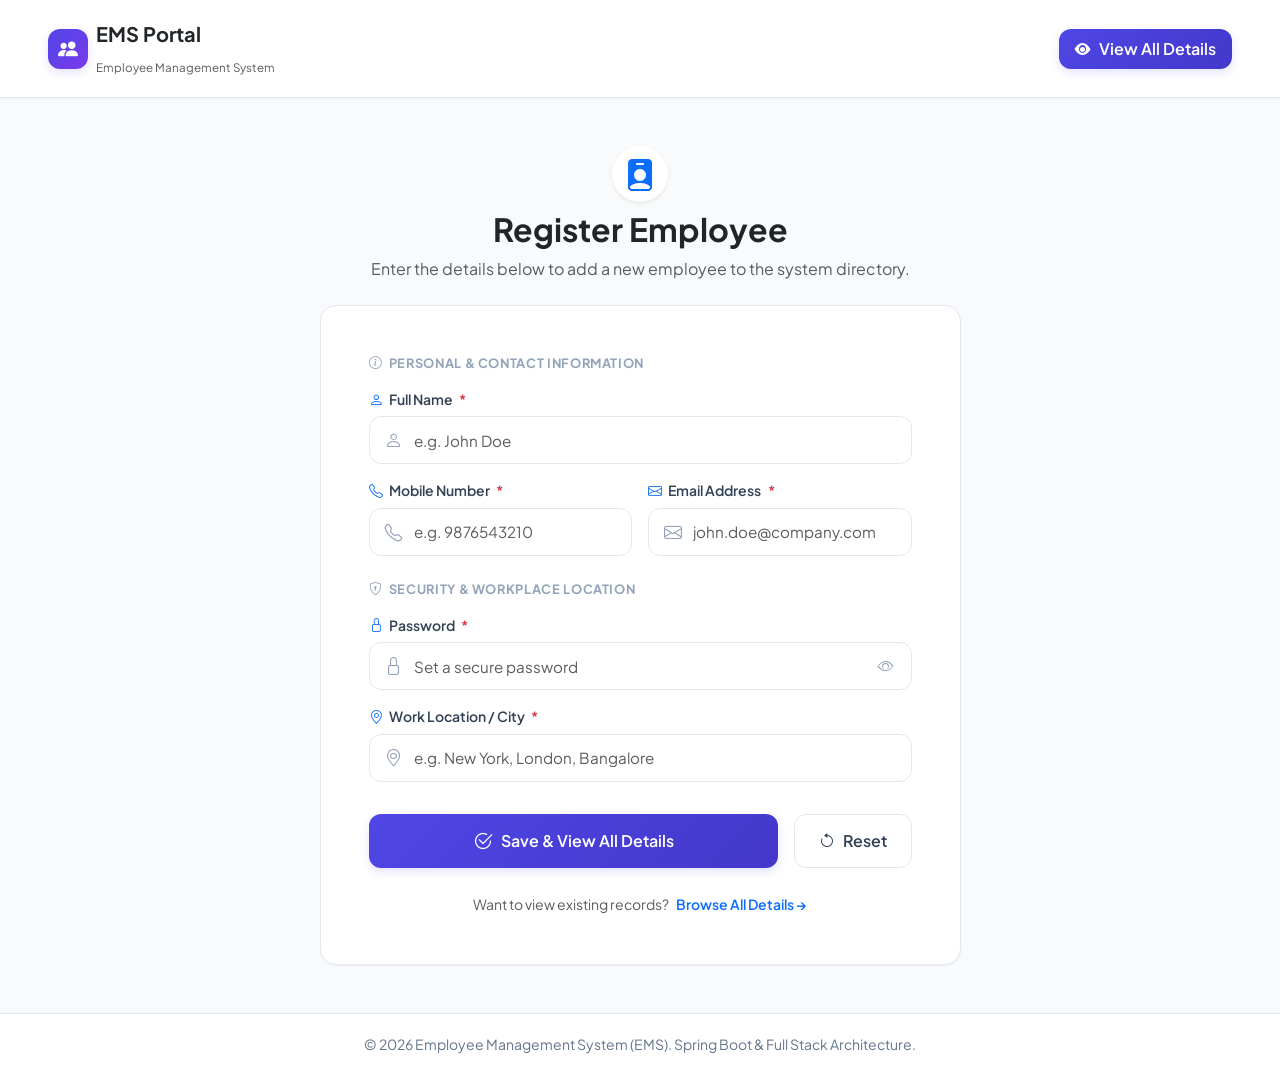
<file: employ/src/main/resources/static/index.html>
<!DOCTYPE html>
<html lang="en">

<head>
    <meta charset="UTF-8">
    <meta name="viewport" content="width=device-width, initial-scale=1.0">
    <title>Employee Management System | Add New Employee</title>
    <!-- Google Fonts -->
    <link rel="preconnect" href="https://fonts.googleapis.com">
    <link rel="preconnect" href="https://fonts.gstatic.com" crossorigin>
    <link href="https://fonts.googleapis.com/css2?family=Plus+Jakarta+Sans:wght@400;500;600;700;800&display=swap"
        rel="stylesheet">
    <!-- Bootstrap 5 CSS -->
    <link href="https://cdn.jsdelivr.net/npm/bootstrap@5.3.3/dist/css/bootstrap.min.css" rel="stylesheet">
    <!-- Bootstrap Icons -->
    <link rel="stylesheet" href="https://cdn.jsdelivr.net/npm/bootstrap-icons@1.11.3/font/bootstrap-icons.min.css">
    <!-- Custom CSS -->
    <link rel="stylesheet" href="css/styles.css">
</head>

<body>

    <!-- Header Navigation -->
    <nav class="navbar navbar-expand-lg navbar-custom sticky-top">
        <div class="container-fluid px-lg-4">
            <a class="navbar-brand d-flex align-items-center gap-2" href="index.html">
                <div class="brand-badge">
                    <i class="bi bi-people-fill"></i>
                </div>
                <div>
                    <div class="fw-bold fs-5 text-dark leading-none">EMS Portal</div>
                    <small class="text-muted" style="font-size: 0.725rem;"> Employee Management System</small>
                </div>
            </a>

            <button class="navbar-toggler" type="button" data-bs-toggle="collapse" data-bs-target="#navContent">
                <span class="navbar-toggler-icon"></span>
            </button>

            <div class="collapse navbar-collapse" id="navContent">
                <ul class="navbar-nav ms-auto align-items-lg-center gap-2 mt-3 mt-lg-0">
                    <!-- <li class="nav-item">
                        <a class="nav-link-custom active" href="index.html">
                            <i class="bi bi-person-plus-fill"></i> Add Employee
                        </a>
                    </li> -->
                    <li class="nav-item ms-lg-2">
                        <a href="employees.html" class="btn btn-primary-custom py-2 px-3">
                            <i class="bi bi-eye-fill"></i> View All Details
                        </a>
                    </li>
                </ul>
            </div>
        </div>
    </nav>

    <!-- Main Content Area -->
    <main class="container py-5">
        <div class="row justify-content-center">
            <div class="col-12 col-md-10 col-lg-8 col-xl-7">

                <!-- Page Header Title -->
                <div class="text-center mb-4">
                    <div class="d-inline-flex align-items-center justify-content-center p-2 rounded-circle bg-white shadow-sm mb-2"
                        style="width: 56px; height: 56px;">
                        <i class="bi bi-person-badge-fill text-primary fs-2"></i>
                    </div>
                    <h2 class="fw-bold text-dark">Register Employee</h2>
                    <p class="text-muted">Enter the details below to add a new employee to the system directory.</p>
                </div>

                <!-- Registration Card -->
                <div class="app-card p-4 p-md-5">
                    <form id="addEmployeeForm" novalidate>

                        <div class="form-section-title">
                            <i class="bi bi-info-circle me-1"></i> Personal & Contact Information
                        </div>

                        <!-- Full Name -->
                        <div class="mb-3">
                            <label for="name" class="custom-form-label">
                                <i class="bi bi-person text-primary"></i> Full Name <span class="text-danger">*</span>
                            </label>
                            <div class="custom-input-group">
                                <i class="bi bi-person input-icon"></i>
                                <input type="text" class="form-control form-control-custom" id="name" name="name"
                                    placeholder="e.g. John Doe" required minlength="2">
                            </div>
                            <div class="invalid-feedback">Please enter a valid full name (minimum 2 characters).</div>
                        </div>

                        <!-- Grid: Mobile & Email -->
                        <div class="row g-3 mb-3">
                            <!-- Mobile Number -->
                            <div class="col-md-6">
                                <label for="mobile" class="custom-form-label">
                                    <i class="bi bi-telephone text-primary"></i> Mobile Number <span
                                        class="text-danger">*</span>
                                </label>
                                <div class="custom-input-group">
                                    <i class="bi bi-telephone input-icon"></i>
                                    <input type="tel" class="form-control form-control-custom" id="mobile" name="mobile"
                                        placeholder="e.g. 9876543210" required pattern="[0-9]{10}">
                                </div>
                                <div class="invalid-feedback">Please enter a valid 10-digit mobile number.</div>
                            </div>

                            <!-- Email Address -->
                            <div class="col-md-6">
                                <label for="email" class="custom-form-label">
                                    <i class="bi bi-envelope text-primary"></i> Email Address <span
                                        class="text-danger">*</span>
                                </label>
                                <div class="custom-input-group">
                                    <i class="bi bi-envelope input-icon"></i>
                                    <input type="email" class="form-control form-control-custom" id="email" name="email"
                                        placeholder="john.doe@company.com" required>
                                </div>
                                <div class="invalid-feedback">Please enter a valid corporate email.</div>
                            </div>
                        </div>

                        <div class="form-section-title mt-4">
                            <i class="bi bi-shield-lock me-1"></i> Security & Workplace Location
                        </div>

                        <!-- Password -->
                        <div class="mb-3">
                            <label for="password" class="custom-form-label">
                                <i class="bi bi-lock text-primary"></i> Password <span class="text-danger">*</span>
                            </label>
                            <div class="custom-input-group">
                                <i class="bi bi-lock input-icon"></i>
                                <input type="password" class="form-control form-control-custom" id="password"
                                    name="password" placeholder="Set a secure password" required minlength="4">
                                <button type="button" class="password-toggle-btn" id="togglePasswordBtn"
                                    title="Toggle password visibility">
                                    <i class="bi bi-eye" id="togglePasswordIcon"></i>
                                </button>
                            </div>
                            <div class="invalid-feedback">Password is required (minimum 4 characters).</div>
                        </div>

                        <!-- Location / Office -->
                        <div class="mb-4">
                            <label for="location" class="custom-form-label">
                                <i class="bi bi-geo-alt text-primary"></i> Work Location / City <span
                                    class="text-danger">*</span>
                            </label>
                            <div class="custom-input-group">
                                <i class="bi bi-geo-alt input-icon"></i>
                                <input type="text" class="form-control form-control-custom" id="location"
                                    name="location" placeholder="e.g. New York, London, Bangalore" required>
                            </div>
                            <div class="invalid-feedback">Please specify the work location or branch.</div>
                        </div>

                        <!-- Form Actions -->
                        <div class="d-flex flex-column flex-sm-row gap-3 pt-2">
                            <button type="submit" id="submitBtn" class="btn btn-primary-custom flex-grow-1">
                                <i class="bi bi-check2-circle fs-5"></i>
                                <span id="btnText">Save & View All Details</span>
                                <div id="btnSpinner" class="spinner-border spinner-border-sm d-none" role="status">
                                    <span class="visually-hidden">Loading...</span>
                                </div>
                            </button>
                            <button type="reset" class="btn btn-secondary-custom">
                                <i class="bi bi-arrow-counterclockwise"></i> Reset
                            </button>
                        </div>

                        <!-- Bottom Link -->
                        <div class="text-center mt-4">
                            <span class="text-muted small">Want to view existing records?</span>
                            <a href="employees.html" class="fw-semibold text-primary ms-1 small text-decoration-none">
                                Browse All Details &rarr;
                            </a>
                        </div>
                    </form>
                </div>

            </div>
        </div>
    </main>

    <!-- Footer -->
    <footer>
        <div class="container text-center">
            <p class="mb-0">&copy; 2026 Employee Management System (EMS). Spring Boot & Full Stack Architecture.</p>
        </div>
    </footer>

    <!-- Bootstrap 5 JS Bundle -->
    <script src="https://cdn.jsdelivr.net/npm/bootstrap@5.3.3/dist/js/bootstrap.bundle.min.js"></script>
    <!-- API and Helpers -->
    <script src="js/api.js"></script>

    <script>
        // Password Visibility Toggle
        const togglePasswordBtn = document.getElementById('togglePasswordBtn');
        const passwordInput = document.getElementById('password');
        const togglePasswordIcon = document.getElementById('togglePasswordIcon');

        togglePasswordBtn.addEventListener('click', () => {
            const isPassword = passwordInput.getAttribute('type') === 'password';
            passwordInput.setAttribute('type', isPassword ? 'text' : 'password');
            togglePasswordIcon.className = isPassword ? 'bi bi-eye-slash' : 'bi bi-eye';
        });

        // Form Submission Logic
        const form = document.getElementById('addEmployeeForm');
        const submitBtn = document.getElementById('submitBtn');
        const btnText = document.getElementById('btnText');
        const btnSpinner = document.getElementById('btnSpinner');

        form.addEventListener('submit', async (e) => {
            e.preventDefault();

            // Validate Bootstrap Form
            if (!form.checkValidity()) {
                e.stopPropagation();
                form.classList.add('was-validated');
                Toast.show('Please fill in all required fields accurately.', 'warning');
                return;
            }

            const employeeData = {
                name: document.getElementById('name').value.trim(),
                mobile: parseInt(document.getElementById('mobile').value.trim(), 10),
                email: document.getElementById('email').value.trim(),
                password: document.getElementById('password').value,
                location: document.getElementById('location').value.trim()
            };

            // Loading state
            submitBtn.disabled = true;
            btnText.textContent = 'Saving details...';
            btnSpinner.classList.remove('d-none');

            try {
                const savedEmployee = await EmployeeAPI.add(employeeData);
                Toast.show(`Employee "${savedEmployee.name || employeeData.name}" added successfully! Redirecting...`, 'success', 2000);

                // Form reset
                form.reset();
                form.classList.remove('was-validated');

                // Redirect to All Details Page
                setTimeout(() => {
                    window.location.href = 'employees.html';
                }, 1200);

            } catch (err) {
                console.error(err);
                Toast.show(err.message || 'Error occurred while saving employee.', 'danger');
                submitBtn.disabled = false;
                btnText.textContent = 'Save & View All Details';
                btnSpinner.classList.add('d-none');
            }
        });
    </script>
</body>

</html>
</file>
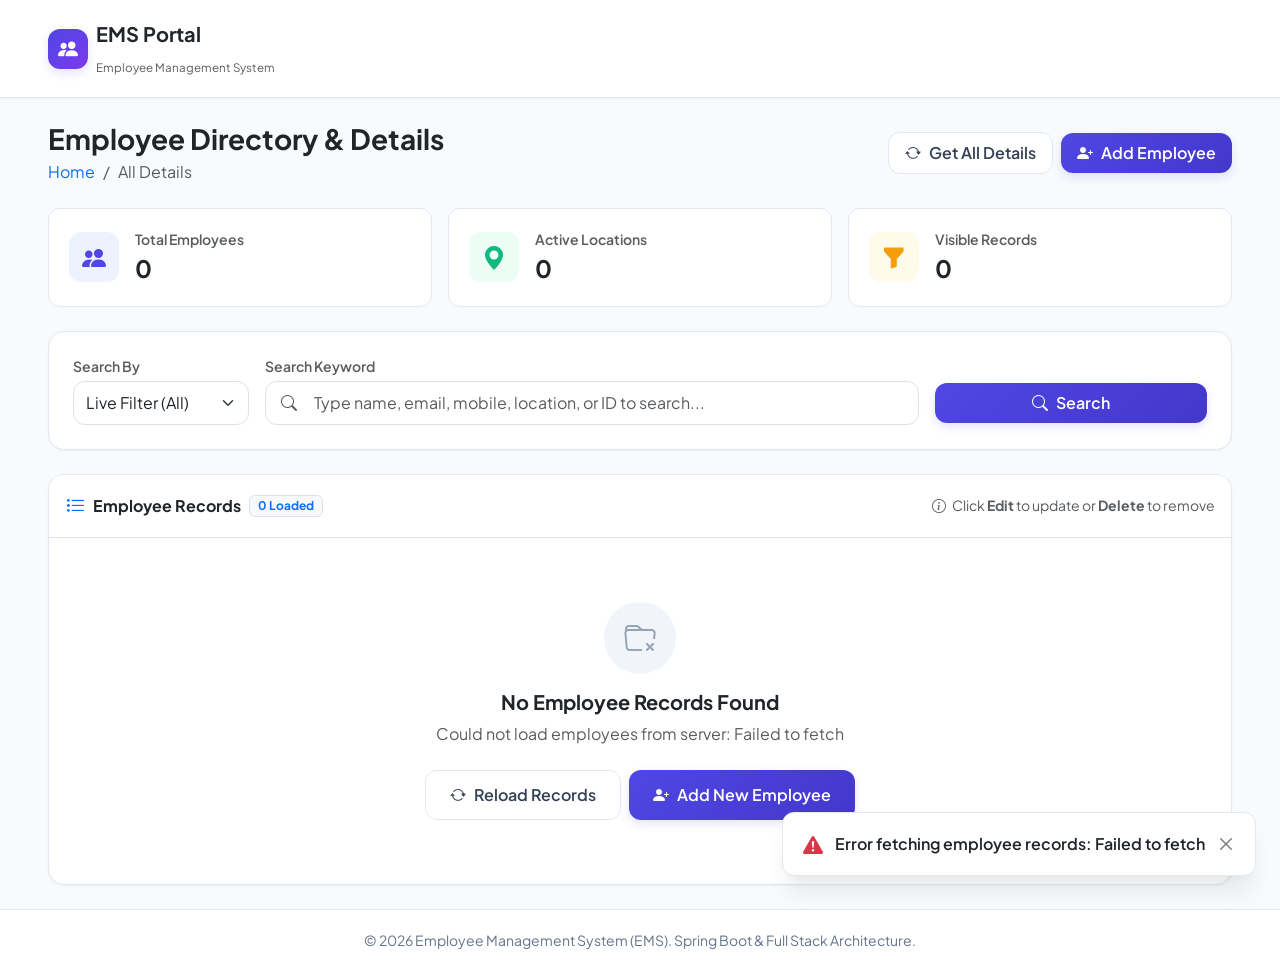
<file: employ/src/main/resources/static/employees.html>
<!DOCTYPE html>
<html lang="en">

<head>
    <meta charset="UTF-8">
    <meta name="viewport" content="width=device-width, initial-scale=1.0">
    <title>Employee Management System | All Employee Details</title>
    <!-- Google Fonts -->
    <link rel="preconnect" href="https://fonts.googleapis.com">
    <link rel="preconnect" href="https://fonts.gstatic.com" crossorigin>
    <link href="https://fonts.googleapis.com/css2?family=Plus+Jakarta+Sans:wght@400;500;600;700;800&display=swap"
        rel="stylesheet">
    <!-- Bootstrap 5 CSS -->
    <link href="https://cdn.jsdelivr.net/npm/bootstrap@5.3.3/dist/css/bootstrap.min.css" rel="stylesheet">
    <!-- Bootstrap Icons -->
    <link rel="stylesheet" href="https://cdn.jsdelivr.net/npm/bootstrap-icons@1.11.3/font/bootstrap-icons.min.css">
    <!-- Custom CSS -->
    <link rel="stylesheet" href="css/styles.css">
</head>

<body>

    <!-- Header Navigation -->
    <nav class="navbar navbar-expand-lg navbar-custom sticky-top">
        <div class="container-fluid px-lg-4">
            <div class="navbar-brand d-flex align-items-center gap-2" style="cursor: default;">
                <div class="brand-badge">
                    <i class="bi bi-people-fill"></i>
                </div>
                <div>
                    <div class="fw-bold fs-5 text-dark leading-none">EMS Portal</div>
                    <small class="text-muted" style="font-size: 0.725rem;">Employee Management System</small>
                </div>
            </div>

            <button class="navbar-toggler" type="button" data-bs-toggle="collapse" data-bs-target="#navContent">
                <span class="navbar-toggler-icon"></span>
            </button>

            <div class="collapse navbar-collapse" id="navContent">
                <ul class="navbar-nav ms-auto align-items-lg-center gap-2 mt-3 mt-lg-0">
                    <!-- <li class="nav-item">
                        <a class="nav-link-custom" href="index.html">
                            <i class="bi bi-person-plus-fill"></i> Add Employee
                        </a>
                    </li> -->
                    <!-- <li class="nav-item">
                        <a class="nav-link-custom active" href="employees.html">
                            <i class="bi bi-table"></i> Employee Directory
                        </a>
                    </li> -->
                </ul>
            </div>
        </div>
    </nav>

    <!-- Main Content -->
    <main class="container-fluid px-lg-5 py-4">

        <!-- Top Title & Breadcrumbs -->
        <div class="d-flex flex-column flex-md-row justify-content-between align-items-md-center gap-3 mb-4">
            <div>
                <h3 class="fw-bold text-dark mb-1">Employee Directory & Details</h3>
                <nav aria-label="breadcrumb">
                    <ol class="breadcrumb mb-0 small">
                        <li class="breadcrumb-item"><a href="index.html" class="text-decoration-none">Home</a></li>
                        <li class="breadcrumb-item active" aria-current="page">All Details</li>
                    </ol>
                </nav>
            </div>

            <div class="d-flex align-items-center gap-2">
                <!-- Functionality 4: Get All Details Button -->
                <button id="getAllBtn" class="btn btn-secondary-custom py-2 px-3"
                    title="Reload all records from server">
                    <i class="bi bi-arrow-repeat" id="refreshIcon"></i>
                    <span>Get All Details</span>
                </button>
                <a href="index.html" class="btn btn-primary-custom py-2 px-3">
                    <i class="bi bi-person-plus-fill"></i> Add Employee
                </a>
            </div>
        </div>

        <!-- Metrics Row -->
        <div class="row g-3 mb-4">
            <div class="col-12 col-sm-6 col-lg-4">
                <div class="stat-card">
                    <div class="stat-icon primary">
                        <i class="bi bi-people-fill"></i>
                    </div>
                    <div>
                        <div class="text-muted small fw-semibold">Total Employees</div>
                        <div class="fs-4 fw-bold text-dark" id="totalEmployeesCount">0</div>
                    </div>
                </div>
            </div>
            <div class="col-12 col-sm-6 col-lg-4">
                <div class="stat-card">
                    <div class="stat-icon success">
                        <i class="bi bi-geo-alt-fill"></i>
                    </div>
                    <div>
                        <div class="text-muted small fw-semibold">Active Locations</div>
                        <div class="fs-4 fw-bold text-dark" id="totalLocationsCount">0</div>
                    </div>
                </div>
            </div>
            <div class="col-12 col-sm-12 col-lg-4">
                <div class="stat-card">
                    <div class="stat-icon warning">
                        <i class="bi bi-funnel-fill"></i>
                    </div>
                    <div>
                        <div class="text-muted small fw-semibold">Visible Records</div>
                        <div class="fs-4 fw-bold text-dark" id="visibleRecordsCount">0</div>
                    </div>
                </div>
            </div>
        </div>

        <!-- Functionality 2: Search & Filter Toolbar -->
        <div class="app-card p-3 p-md-4 mb-4">
            <div class="row g-3 align-items-center">
                <!-- Search Type Dropdown -->
                <div class="col-12 col-md-3 col-lg-2">
                    <label class="small text-muted fw-semibold mb-1 d-block">Search By</label>
                    <select id="searchType" class="form-select" style="height: 44px; border-radius: var(--radius-md);">
                        <option value="live">Live Filter (All)</option>
                        <option value="id">Employee ID</option>
                        <option value="name">Employee Name</option>
                    </select>
                </div>

                <!-- Search Input Field -->
                <div class="col-12 col-md-6 col-lg-7">
                    <label class="small text-muted fw-semibold mb-1 d-block">Search Keyword</label>
                    <div class="position-relative">
                        <i class="bi bi-search position-absolute top-50 start-0 translate-middle-y ms-3 text-muted"></i>
                        <input type="text" id="searchInput" class="form-control ps-5 pe-5"
                            style="height: 44px; border-radius: var(--radius-md);"
                            placeholder="Type name, email, mobile, location, or ID to search...">
                        <button type="button" id="clearSearchBtn"
                            class="btn btn-link position-absolute top-50 end-0 translate-middle-y me-2 text-muted p-0 text-decoration-none d-none"
                            title="Clear Search">
                            <i class="bi bi-x-circle-fill fs-5"></i>
                        </button>
                    </div>
                </div>

                <!-- Search Actions -->
                <div class="col-12 col-md-3 col-lg-3 d-flex gap-2 align-items-end" style="height: 100%;">
                    <div class="w-100">
                        <label class="small text-muted fw-semibold mb-1 d-block d-none d-md-block">&nbsp;</label>
                        <button type="button" id="executeSearchBtn" class="btn btn-primary-custom w-100 py-2">
                            <i class="bi bi-search"></i> Search
                        </button>
                    </div>
                </div>
            </div>
        </div>

        <!-- Employee Table Card -->
        <div class="app-card overflow-hidden">
            <div class="p-3 border-bottom d-flex justify-content-between align-items-center bg-white">
                <div class="fw-bold text-dark d-flex align-items-center gap-2">
                    <i class="bi bi-list-task text-primary fs-5"></i>
                    <span>Employee Records</span>
                    <span class="badge bg-light text-primary border" id="tableBadgeCount">0 Loaded</span>
                </div>
                <div class="text-muted small">
                    <i class="bi bi-info-circle me-1"></i> Click <b>Edit</b> to update or <b>Delete</b> to remove
                </div>
            </div>

            <!-- Loading Spinner Container -->
            <div id="loadingContainer" class="spinner-container">
                <div class="spinner-border text-primary" role="status">
                    <span class="visually-hidden">Loading employees...</span>
                </div>
                <div class="mt-2 text-muted small fw-semibold">Fetching employee records...</div>
            </div>

            <!-- Data Table Container -->
            <div class="table-responsive" id="tableContainer" style="display: none;">
                <table class="table custom-table align-middle">
                    <thead>
                        <tr>
                            <th scope="col" style="width: 80px;">ID</th>
                            <th scope="col">Employee Name</th>
                            <th scope="col">Mobile Number</th>
                            <th scope="col">Email Address</th>
                            <th scope="col">Password</th>
                            <th scope="col">Work Location</th>
                            <th scope="col" class="text-end" style="width: 140px;">Actions</th>
                        </tr>
                    </thead>
                    <tbody id="employeeTableBody">
                        <!-- Populated via JavaScript -->
                    </tbody>
                </table>
            </div>

            <!-- Empty State -->
            <div id="emptyState" class="empty-state" style="display: none;">
                <div class="empty-state-icon">
                    <i class="bi bi-folder-x"></i>
                </div>
                <h5 class="fw-bold text-dark">No Employee Records Found</h5>
                <p class="text-muted mb-4" id="emptyStateMsg">There are currently no employee details in the system. Get
                    started by registering one.</p>
                <div class="d-flex justify-content-center gap-2">
                    <button class="btn btn-secondary-custom" onclick="loadAllEmployees()">
                        <i class="bi bi-arrow-repeat"></i> Reload Records
                    </button>
                    <a href="index.html" class="btn btn-primary-custom">
                        <i class="bi bi-person-plus-fill"></i> Add New Employee
                    </a>
                </div>
            </div>
        </div>

    </main>

    <!-- Functionality 1: Delete Confirmation Modal -->
    <div class="modal fade" id="deleteModal" tabindex="-1" aria-labelledby="deleteModalLabel" aria-hidden="true">
        <div class="modal-dialog modal-dialog-centered">
            <div class="modal-content border-0 shadow-lg" style="border-radius: var(--radius-lg);">
                <div class="modal-body p-4 text-center">
                    <div class="d-inline-flex align-items-center justify-content-center rounded-circle bg-danger-subtle text-danger mb-3"
                        style="width: 64px; height: 64px;">
                        <i class="bi bi-exclamation-triangle-fill fs-2"></i>
                    </div>
                    <h5 class="fw-bold text-dark mb-2">Delete Employee Record?</h5>
                    <p class="text-muted mb-3" id="deleteModalBody">
                        Are you sure you want to delete this employee? This action cannot be reversed.
                    </p>
                    <div class="p-3 bg-light rounded-3 text-start mb-4">
                        <div class="d-flex justify-content-between mb-1">
                            <span class="text-muted small">Employee ID:</span>
                            <span class="fw-bold text-dark small" id="deleteEmpId">#--</span>
                        </div>
                        <div class="d-flex justify-content-between">
                            <span class="text-muted small">Employee Name:</span>
                            <span class="fw-bold text-dark small" id="deleteEmpName">--</span>
                        </div>
                    </div>
                    <div class="d-flex gap-2">
                        <button type="button" class="btn btn-secondary-custom flex-grow-1" data-bs-dismiss="modal">
                            Cancel
                        </button>
                        <button type="button" id="confirmDeleteBtn" class="btn btn-danger flex-grow-1 py-2 fw-semibold"
                            style="border-radius: var(--radius-md);">
                            <span id="deleteBtnText">Yes, Delete Record</span>
                            <span id="deleteBtnSpinner" class="spinner-border spinner-border-sm d-none"
                                role="status"></span>
                        </button>
                    </div>
                </div>
            </div>
        </div>
    </div>

    <!-- Footer -->
    <footer>
        <div class="container text-center">
            <p class="mb-0">&copy; 2026 Employee Management System (EMS). Spring Boot & Full Stack Architecture.</p>
        </div>
    </footer>

    <!-- Bootstrap 5 JS Bundle -->
    <script src="https://cdn.jsdelivr.net/npm/bootstrap@5.3.3/dist/js/bootstrap.bundle.min.js"></script>
    <!-- API and Helpers -->
    <script src="js/api.js"></script>

    <script>
        // State variables
        let allEmployees = [];
        let employeeToDelete = null;

        // DOM Elements
        const loadingContainer = document.getElementById('loadingContainer');
        const tableContainer = document.getElementById('tableContainer');
        const emptyState = document.getElementById('emptyState');
        const emptyStateMsg = document.getElementById('emptyStateMsg');
        const tableBody = document.getElementById('employeeTableBody');
        const totalEmployeesCount = document.getElementById('totalEmployeesCount');
        const totalLocationsCount = document.getElementById('totalLocationsCount');
        const visibleRecordsCount = document.getElementById('visibleRecordsCount');
        const tableBadgeCount = document.getElementById('tableBadgeCount');

        // Search & Refresh elements
        const searchInput = document.getElementById('searchInput');
        const searchType = document.getElementById('searchType');
        const clearSearchBtn = document.getElementById('clearSearchBtn');
        const executeSearchBtn = document.getElementById('executeSearchBtn');
        const getAllBtn = document.getElementById('getAllBtn');
        const refreshIcon = document.getElementById('refreshIcon');

        // Delete Modal elements
        const deleteModal = new bootstrap.Modal(document.getElementById('deleteModal'));
        const deleteEmpId = document.getElementById('deleteEmpId');
        const deleteEmpName = document.getElementById('deleteEmpName');
        const confirmDeleteBtn = document.getElementById('confirmDeleteBtn');
        const deleteBtnText = document.getElementById('deleteBtnText');
        const deleteBtnSpinner = document.getElementById('deleteBtnSpinner');

        // Initial Load on Page Start
        document.addEventListener('DOMContentLoaded', () => {
            loadAllEmployees();
        });

        /**
         * Functionality 4: Get All Details
         */
        async function loadAllEmployees(silent = false) {
            if (!silent) {
                loadingContainer.style.display = 'block';
                tableContainer.style.display = 'none';
                emptyState.style.display = 'none';
            }

            refreshIcon.classList.add('spinner-border', 'spinner-border-sm');
            refreshIcon.classList.remove('bi', 'bi-arrow-repeat');

            try {
                const employees = await EmployeeAPI.getAll();
                allEmployees = Array.isArray(employees) ? employees : [];

                // Clear search inputs
                searchInput.value = '';
                clearSearchBtn.classList.add('d-none');

                renderEmployees(allEmployees);
                updateStats(allEmployees);

                if (silent) {
                    Toast.show('All employee records refreshed successfully!', 'success');
                }
            } catch (err) {
                console.error(err);
                tableContainer.style.display = 'none';
                emptyState.style.display = 'block';
                emptyStateMsg.textContent = 'Could not load employees from server: ' + err.message;
                Toast.show('Error fetching employee records: ' + err.message, 'danger');
            } finally {
                loadingContainer.style.display = 'none';
                refreshIcon.classList.remove('spinner-border', 'spinner-border-sm');
                refreshIcon.classList.add('bi', 'bi-arrow-repeat');
            }
        }

        // Bind Get All Details button
        getAllBtn.addEventListener('click', () => {
            loadAllEmployees(true);
        });

        /**
         * Render employee rows in the table
         */
        function renderEmployees(employees) {
            tableBody.innerHTML = '';
            visibleRecordsCount.textContent = employees.length;
            tableBadgeCount.textContent = `${employees.length} Loaded`;

            if (employees.length === 0) {
                tableContainer.style.display = 'none';
                emptyState.style.display = 'block';
                emptyStateMsg.textContent = searchInput.value.trim()
                    ? 'No employees matched your search criteria.'
                    : 'There are currently no employee records in the system.';
                return;
            }

            emptyState.style.display = 'none';
            tableContainer.style.display = 'block';

            employees.forEach(emp => {
                const tr = document.createElement('tr');
                tr.id = `employee-row-${emp.id}`;

                const initials = UIUtils.getInitials(emp.name);
                const avatarBg = UIUtils.getAvatarColor(emp.name);
                const formattedPhone = UIUtils.formatPhone(emp.mobile);

                tr.innerHTML = `
                    <td>
                        <span class="id-badge">#${emp.id}</span>
                    </td>
                    <td>
                        <div class="d-flex align-items-center gap-3">
                            <div class="avatar-circle" style="background: ${avatarBg};">
                                ${initials}
                            </div>
                            <div>
                                <div class="fw-bold text-dark">${UIUtils.escapeHtml(emp.name)}</div>
                                <small class="text-muted">Emp ID: ${emp.id}</small>
                            </div>
                        </div>
                    </td>
                    <td>
                        <a href="tel:${emp.mobile}" class="text-decoration-none text-dark d-flex align-items-center gap-2">
                            <i class="bi bi-telephone text-primary"></i>
                            <span>${formattedPhone}</span>
                        </a>
                    </td>
                    <td>
                        <a href="mailto:${emp.email}" class="text-decoration-none text-primary d-flex align-items-center gap-2">
                            <i class="bi bi-envelope"></i>
                            <span>${UIUtils.escapeHtml(emp.email)}</span>
                        </a>
                    </td>
                    <td>
                        <div class="d-flex align-items-center gap-2">
                            <span class="font-monospace text-dark bg-light border px-2 py-1 rounded small" id="pwd-val-${emp.id}">
                                ${UIUtils.escapeHtml(emp.password || '-')}
                            </span>
                            <button type="button" class="btn btn-sm btn-link text-muted p-0 text-decoration-none" 
                                    onclick="togglePasswordView(${emp.id})" 
                                    title="Toggle Mask/Show Password">
                                <i class="bi bi-eye-slash" id="pwd-icon-${emp.id}"></i>
                            </button>
                        </div>
                    </td>
                    <td>
                        <span class="location-badge">
                            <i class="bi bi-geo-alt-fill text-danger"></i>
                            <span>${UIUtils.escapeHtml(emp.location || 'N/A')}</span>
                        </span>
                    </td>
                    <td class="text-end">
                        <div class="d-inline-flex gap-2">
                            <!-- Functionality 3: Update Navigation Button -->
                            <a href="update-employee.html?id=${emp.id}" 
                               class="btn-action btn-action-edit" 
                               title="Update Employee Details">
                                <i class="bi bi-pencil-square"></i>
                            </a>
                            <!-- Functionality 1: Delete Button -->
                            <button type="button" 
                                    class="btn-action btn-action-delete" 
                                    onclick="triggerDeleteModal(${emp.id}, '${UIUtils.escapeHtml(emp.name)}')" 
                                    title="Delete Employee">
                                <i class="bi bi-trash3-fill"></i>
                            </button>
                        </div>
                    </td>
                `;

                tableBody.appendChild(tr);
            });
        }

        /**
         * Update Summary Statistics
         */
        function updateStats(employees) {
            totalEmployeesCount.textContent = allEmployees.length;
            const uniqueLocations = new Set(
                allEmployees
                    .map(e => (e.location || '').trim().toLowerCase())
                    .filter(loc => loc.length > 0)
            );
            totalLocationsCount.textContent = uniqueLocations.size;
        }

        /**
         * Functionality 2: Search Functionality
         */
        // Live input typing filter
        searchInput.addEventListener('input', () => {
            const query = searchInput.value.trim();
            if (query.length > 0) {
                clearSearchBtn.classList.remove('d-none');
            } else {
                clearSearchBtn.classList.add('d-none');
            }

            if (searchType.value === 'live') {
                performLiveSearch(query);
            }
        });

        // Clear Search
        clearSearchBtn.addEventListener('click', () => {
            searchInput.value = '';
            clearSearchBtn.classList.add('d-none');
            renderEmployees(allEmployees);
            searchInput.focus();
        });

        // Search Button click or Enter key
        executeSearchBtn.addEventListener('click', executeSearch);
        searchInput.addEventListener('keypress', (e) => {
            if (e.key === 'Enter') {
                e.preventDefault();
                executeSearch();
            }
        });

        async function executeSearch() {
            const query = searchInput.value.trim();
            const mode = searchType.value;

            if (!query) {
                renderEmployees(allEmployees);
                return;
            }

            if (mode === 'live') {
                performLiveSearch(query);
            } else if (mode === 'id') {
                // Search by ID via Backend API
                if (isNaN(query)) {
                    Toast.show('Please enter a valid numeric Employee ID.', 'warning');
                    return;
                }
                loadingContainer.style.display = 'block';
                tableContainer.style.display = 'none';
                emptyState.style.display = 'none';
                try {
                    const emp = await EmployeeAPI.getById(query);
                    if (emp && emp.id) {
                        renderEmployees([emp]);
                        Toast.show(`Found record for Employee ID #${query}`, 'success');
                    } else {
                        renderEmployees([]);
                        Toast.show(`No employee found with ID #${query}`, 'warning');
                    }
                } catch (err) {
                    renderEmployees([]);
                    Toast.show(`Employee ID #${query} not found.`, 'warning');
                } finally {
                    loadingContainer.style.display = 'none';
                }

            } else if (mode === 'name') {
                // Search by Name via Backend API
                loadingContainer.style.display = 'block';
                tableContainer.style.display = 'none';
                emptyState.style.display = 'none';
                try {
                    const emp = await EmployeeAPI.getByName(query);
                    if (emp && emp.id) {
                        renderEmployees([emp]);
                        Toast.show(`Found record for "${emp.name}"`, 'success');
                    } else {
                        // Fallback to local filter if exact name not returned as single object
                        performLiveSearch(query);
                    }
                } catch (err) {
                    // Fallback to local filter
                    performLiveSearch(query);
                } finally {
                    loadingContainer.style.display = 'none';
                }
            }
        }

        function performLiveSearch(query) {
            if (!query) {
                renderEmployees(allEmployees);
                return;
            }
            const q = query.toLowerCase();
            const filtered = allEmployees.filter(emp => {
                return (
                    String(emp.id).includes(q) ||
                    (emp.name && emp.name.toLowerCase().includes(q)) ||
                    (emp.email && emp.email.toLowerCase().includes(q)) ||
                    (emp.password && emp.password.toLowerCase().includes(q)) ||
                    (emp.mobile && String(emp.mobile).includes(q)) ||
                    (emp.location && emp.location.toLowerCase().includes(q))
                );
            });
            renderEmployees(filtered);
        }

        window.togglePasswordView = function (id) {
            const pwdVal = document.getElementById(`pwd-val-${id}`);
            const pwdIcon = document.getElementById(`pwd-icon-${id}`);
            const emp = allEmployees.find(e => e.id == id);
            if (!emp || !pwdVal || !pwdIcon) return;

            const isVisible = pwdIcon.classList.contains('bi-eye-slash');
            if (isVisible) {
                pwdVal.textContent = '••••••••';
                pwdIcon.className = 'bi bi-eye';
            } else {
                pwdVal.textContent = emp.password || '-';
                pwdIcon.className = 'bi bi-eye-slash';
            }
        };

        /**
         * Functionality 1: Delete Functionality
         */
        window.triggerDeleteModal = function (id, name) {
            employeeToDelete = { id, name };
            deleteEmpId.textContent = `#${id}`;
            deleteEmpName.textContent = name;
            deleteModal.show();
        };

        confirmDeleteBtn.addEventListener('click', async () => {
            if (!employeeToDelete) return;

            confirmDeleteBtn.disabled = true;
            deleteBtnText.textContent = 'Deleting...';
            deleteBtnSpinner.classList.remove('d-none');

            try {
                await EmployeeAPI.delete(employeeToDelete.id);
                deleteModal.hide();
                Toast.show(`Employee "${employeeToDelete.name}" (ID #${employeeToDelete.id}) was successfully deleted.`, 'success');

                // Remove from local array
                allEmployees = allEmployees.filter(e => e.id !== employeeToDelete.id);

                // If search is active, re-filter, else re-render all
                const query = searchInput.value.trim();
                if (query) {
                    executeSearch();
                } else {
                    renderEmployees(allEmployees);
                }
                updateStats(allEmployees);

            } catch (err) {
                console.error(err);
                Toast.show('Failed to delete employee: ' + err.message, 'danger');
            } finally {
                confirmDeleteBtn.disabled = false;
                deleteBtnText.textContent = 'Yes, Delete Record';
                deleteBtnSpinner.classList.add('d-none');
                employeeToDelete = null;
            }
        });
    </script>
</body>

</html>
</file>
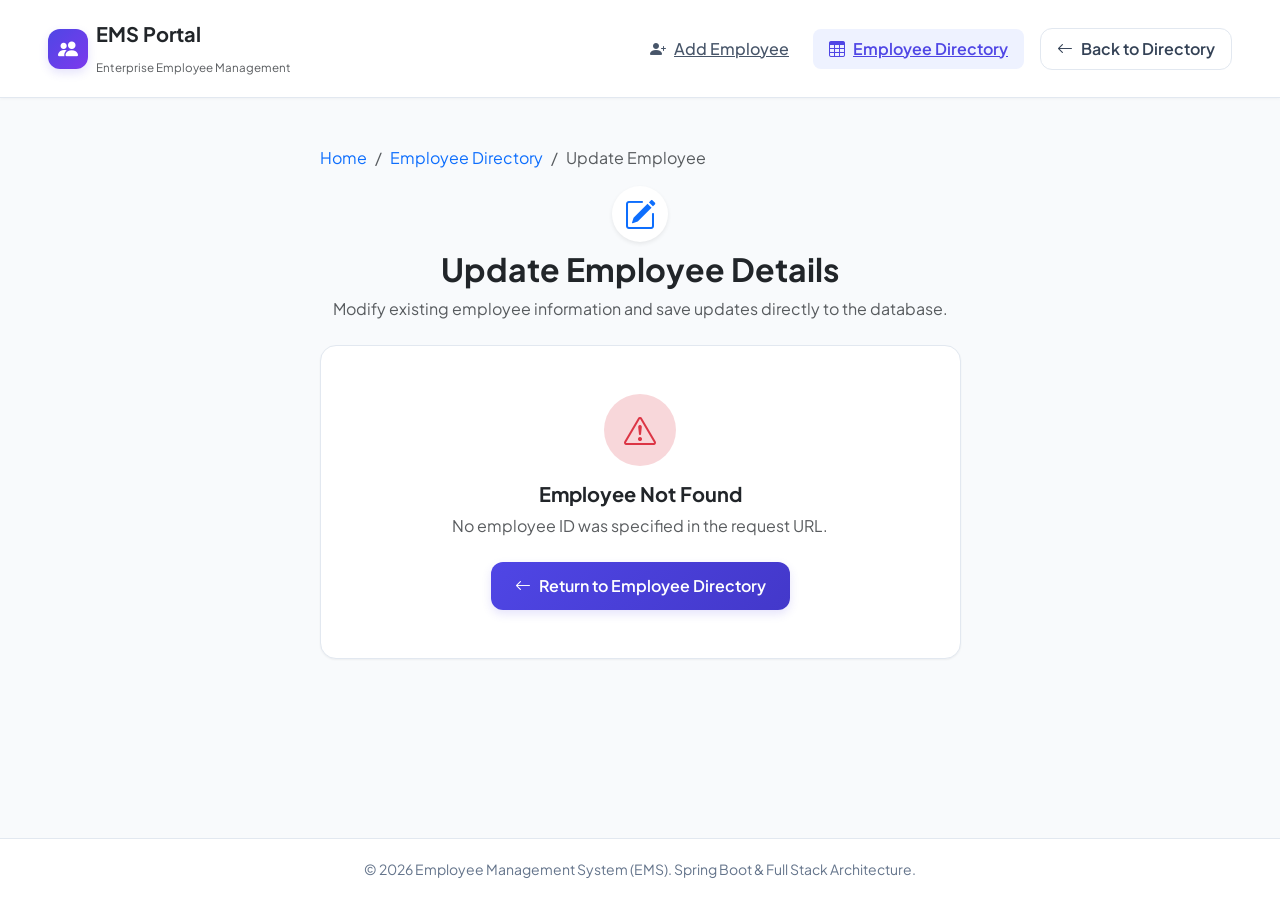
<file: employ/src/main/resources/static/update-employee.html>
<!DOCTYPE html>
<html lang="en">
<head>
    <meta charset="UTF-8">
    <meta name="viewport" content="width=device-width, initial-scale=1.0">
    <title>Employee Management System | Update Employee Details</title>
    <!-- Google Fonts -->
    <link rel="preconnect" href="https://fonts.googleapis.com">
    <link rel="preconnect" href="https://fonts.gstatic.com" crossorigin>
    <link href="https://fonts.googleapis.com/css2?family=Plus+Jakarta+Sans:wght@400;500;600;700;800&display=swap" rel="stylesheet">
    <!-- Bootstrap 5 CSS -->
    <link href="https://cdn.jsdelivr.net/npm/bootstrap@5.3.3/dist/css/bootstrap.min.css" rel="stylesheet">
    <!-- Bootstrap Icons -->
    <link rel="stylesheet" href="https://cdn.jsdelivr.net/npm/bootstrap-icons@1.11.3/font/bootstrap-icons.min.css">
    <!-- Custom CSS -->
    <link rel="stylesheet" href="css/styles.css">
</head>
<body>

    <!-- Header Navigation -->
    <nav class="navbar navbar-expand-lg navbar-custom sticky-top">
        <div class="container-fluid px-lg-4">
            <a class="navbar-brand d-flex align-items-center gap-2" href="index.html">
                <div class="brand-badge">
                    <i class="bi bi-people-fill"></i>
                </div>
                <div>
                    <div class="fw-bold fs-5 text-dark leading-none">EMS Portal</div>
                    <small class="text-muted" style="font-size: 0.725rem;">Enterprise Employee Management</small>
                </div>
            </a>
            
            <button class="navbar-toggler" type="button" data-bs-toggle="collapse" data-bs-target="#navContent">
                <span class="navbar-toggler-icon"></span>
            </button>

            <div class="collapse navbar-collapse" id="navContent">
                <ul class="navbar-nav ms-auto align-items-lg-center gap-2 mt-3 mt-lg-0">
                    <li class="nav-item">
                        <a class="nav-link-custom" href="index.html">
                            <i class="bi bi-person-plus-fill"></i> Add Employee
                        </a>
                    </li>
                    <li class="nav-item">
                        <a class="nav-link-custom active" href="employees.html">
                            <i class="bi bi-table"></i> Employee Directory
                        </a>
                    </li>
                    <li class="nav-item ms-lg-2">
                        <a href="employees.html" class="btn btn-secondary-custom py-2 px-3">
                            <i class="bi bi-arrow-left"></i> Back to Directory
                        </a>
                    </li>
                </ul>
            </div>
        </div>
    </nav>

    <!-- Main Content Area -->
    <main class="container py-5">
        <div class="row justify-content-center">
            <div class="col-12 col-md-10 col-lg-8 col-xl-7">
                
                <!-- Breadcrumbs -->
                <nav aria-label="breadcrumb" class="mb-3">
                    <ol class="breadcrumb small">
                        <li class="breadcrumb-item"><a href="index.html" class="text-decoration-none">Home</a></li>
                        <li class="breadcrumb-item"><a href="employees.html" class="text-decoration-none">Employee Directory</a></li>
                        <li class="breadcrumb-item active" aria-current="page">Update Employee</li>
                    </ol>
                </nav>

                <!-- Page Header Title -->
                <div class="text-center mb-4">
                    <div class="d-inline-flex align-items-center justify-content-center p-2 rounded-circle bg-white shadow-sm mb-2" style="width: 56px; height: 56px;">
                        <i class="bi bi-pencil-square text-primary fs-2"></i>
                    </div>
                    <h2 class="fw-bold text-dark">Update Employee Details</h2>
                    <p class="text-muted">Modify existing employee information and save updates directly to the database.</p>
                </div>

                <!-- Loading State while fetching existing details -->
                <div id="loadingCard" class="app-card p-5 text-center">
                    <div class="spinner-border text-primary mb-3" role="status">
                        <span class="visually-hidden">Loading details...</span>
                    </div>
                    <div class="text-muted fw-semibold">Loading existing employee details...</div>
                </div>

                <!-- Update Form Card -->
                <div id="updateCard" class="app-card p-4 p-md-5" style="display: none;">
                    
                    <!-- Pre-existing ID Indicator -->
                    <div class="alert alert-light border d-flex align-items-center justify-content-between p-3 mb-4 rounded-3">
                        <div class="d-flex align-items-center gap-2">
                            <i class="bi bi-person-vcard text-primary fs-4"></i>
                            <div>
                                <small class="text-muted d-block">Editing Record</small>
                                <strong class="text-dark" id="displayEmployeeName">--</strong>
                            </div>
                        </div>
                        <span class="badge bg-primary px-3 py-2 fs-6" id="displayEmployeeId">ID: #--</span>
                    </div>

                    <form id="updateEmployeeForm" novalidate>
                        
                        <div class="form-section-title">
                            <i class="bi bi-info-circle me-1"></i> Update Personal & Contact Info
                        </div>

                        <!-- Full Name -->
                        <div class="mb-3">
                            <label for="name" class="custom-form-label">
                                <i class="bi bi-person text-primary"></i> Full Name <span class="text-danger">*</span>
                            </label>
                            <div class="custom-input-group">
                                <i class="bi bi-person input-icon"></i>
                                <input type="text" class="form-control form-control-custom" id="name" name="name" 
                                       placeholder="Enter updated name" required minlength="2">
                            </div>
                            <div class="invalid-feedback">Please enter a valid full name.</div>
                        </div>

                        <!-- Grid: Mobile & Email -->
                        <div class="row g-3 mb-3">
                            <!-- Mobile Number -->
                            <div class="col-md-6">
                                <label for="mobile" class="custom-form-label">
                                    <i class="bi bi-telephone text-primary"></i> Mobile Number <span class="text-danger">*</span>
                                </label>
                                <div class="custom-input-group">
                                    <i class="bi bi-telephone input-icon"></i>
                                    <input type="tel" class="form-control form-control-custom" id="mobile" name="mobile" 
                                           placeholder="10-digit mobile" required pattern="[0-9]{10}">
                                </div>
                                <div class="invalid-feedback">Please enter a valid 10-digit mobile number.</div>
                            </div>

                            <!-- Email Address -->
                            <div class="col-md-6">
                                <label for="email" class="custom-form-label">
                                    <i class="bi bi-envelope text-primary"></i> Email Address <span class="text-danger">*</span>
                                </label>
                                <div class="custom-input-group">
                                    <i class="bi bi-envelope input-icon"></i>
                                    <input type="email" class="form-control form-control-custom" id="email" name="email" 
                                           placeholder="name@company.com" required>
                                </div>
                                <div class="invalid-feedback">Please enter a valid email address.</div>
                            </div>
                        </div>

                        <div class="form-section-title mt-4">
                            <i class="bi bi-shield-lock me-1"></i> Security & Workplace Location
                        </div>

                        <!-- Password -->
                        <div class="mb-3">
                            <label for="password" class="custom-form-label">
                                <i class="bi bi-lock text-primary"></i> Password <span class="text-danger">*</span>
                            </label>
                            <div class="custom-input-group">
                                <i class="bi bi-lock input-icon"></i>
                                <input type="password" class="form-control form-control-custom" id="password" name="password" 
                                       placeholder="Enter or update password" required minlength="4">
                                <button type="button" class="password-toggle-btn" id="togglePasswordBtn" title="Toggle password visibility">
                                    <i class="bi bi-eye" id="togglePasswordIcon"></i>
                                </button>
                            </div>
                            <div class="invalid-feedback">Password is required (min 4 characters).</div>
                        </div>

                        <!-- Location / Office -->
                        <div class="mb-4">
                            <label for="location" class="custom-form-label">
                                <i class="bi bi-geo-alt text-primary"></i> Work Location / City <span class="text-danger">*</span>
                            </label>
                            <div class="custom-input-group">
                                <i class="bi bi-geo-alt input-icon"></i>
                                <input type="text" class="form-control form-control-custom" id="location" name="location" 
                                       placeholder="Enter updated office location" required>
                            </div>
                            <div class="invalid-feedback">Please specify the work location.</div>
                        </div>

                        <!-- Action Buttons -->
                        <div class="d-flex flex-column flex-sm-row gap-3 pt-2">
                            <button type="submit" id="updateBtn" class="btn btn-primary-custom flex-grow-1">
                                <i class="bi bi-check2-all fs-5"></i>
                                <span id="btnText">Save Updated Details</span>
                                <div id="btnSpinner" class="spinner-border spinner-border-sm d-none" role="status">
                                    <span class="visually-hidden">Saving...</span>
                                </div>
                            </button>
                            <a href="employees.html" class="btn btn-secondary-custom">
                                <i class="bi bi-x-circle"></i> Cancel
                            </a>
                        </div>
                    </form>
                </div>

                <!-- Error Container if ID not found -->
                <div id="errorCard" class="app-card p-5 text-center" style="display: none;">
                    <div class="empty-state-icon text-danger bg-danger-subtle mb-3">
                        <i class="bi bi-exclamation-triangle"></i>
                    </div>
                    <h5 class="fw-bold text-dark mb-2">Employee Not Found</h5>
                    <p class="text-muted mb-4" id="errorMsg">The requested employee record does not exist or invalid ID was provided.</p>
                    <a href="employees.html" class="btn btn-primary-custom">
                        <i class="bi bi-arrow-left"></i> Return to Employee Directory
                    </a>
                </div>

            </div>
        </div>
    </main>

    <!-- Footer -->
    <footer>
        <div class="container text-center">
            <p class="mb-0">&copy; 2026 Employee Management System (EMS). Spring Boot & Full Stack Architecture.</p>
        </div>
    </footer>

    <!-- Bootstrap 5 JS Bundle -->
    <script src="https://cdn.jsdelivr.net/npm/bootstrap@5.3.3/dist/js/bootstrap.bundle.min.js"></script>
    <!-- API and Helpers -->
    <script src="js/api.js"></script>

    <script>
        // Password Visibility Toggle
        const togglePasswordBtn = document.getElementById('togglePasswordBtn');
        const passwordInput = document.getElementById('password');
        const togglePasswordIcon = document.getElementById('togglePasswordIcon');

        togglePasswordBtn.addEventListener('click', () => {
            const isPassword = passwordInput.getAttribute('type') === 'password';
            passwordInput.setAttribute('type', isPassword ? 'text' : 'password');
            togglePasswordIcon.className = isPassword ? 'bi bi-eye-slash' : 'bi bi-eye';
        });

        // DOM elements
        const loadingCard = document.getElementById('loadingCard');
        const updateCard = document.getElementById('updateCard');
        const errorCard = document.getElementById('errorCard');
        const errorMsg = document.getElementById('errorMsg');
        const displayEmployeeName = document.getElementById('displayEmployeeName');
        const displayEmployeeId = document.getElementById('displayEmployeeId');
        
        const nameInput = document.getElementById('name');
        const mobileInput = document.getElementById('mobile');
        const emailInput = document.getElementById('email');
        const locationInput = document.getElementById('location');
        const form = document.getElementById('updateEmployeeForm');
        const updateBtn = document.getElementById('updateBtn');
        const btnText = document.getElementById('btnText');
        const btnSpinner = document.getElementById('btnSpinner');

        // Extract ID from URL
        const urlParams = new URLSearchParams(window.location.search);
        const employeeId = urlParams.get('id');

        document.addEventListener('DOMContentLoaded', async () => {
            if (!employeeId) {
                showError('No employee ID was specified in the request URL.');
                return;
            }

            try {
                // Fetch existing details from backend
                const employee = await EmployeeAPI.getById(employeeId);
                if (!employee || !employee.id) {
                    showError(`Employee record with ID #${employeeId} was not found.`);
                    return;
                }

                // Populate Form with existing details
                displayEmployeeId.textContent = `ID: #${employee.id}`;
                displayEmployeeName.textContent = employee.name || 'Unnamed Employee';
                
                nameInput.value = employee.name || '';
                mobileInput.value = employee.mobile || '';
                emailInput.value = employee.email || '';
                passwordInput.value = employee.password || '';
                locationInput.value = employee.location || '';

                // Show form card
                loadingCard.style.display = 'none';
                updateCard.style.display = 'block';

            } catch (err) {
                console.error(err);
                showError(`Failed to load employee details: ${err.message}`);
            }
        });

        function showError(message) {
            loadingCard.style.display = 'none';
            updateCard.style.display = 'none';
            errorCard.style.display = 'block';
            errorMsg.textContent = message;
        }

        // Form submission
        form.addEventListener('submit', async (e) => {
            e.preventDefault();

            if (!form.checkValidity()) {
                e.stopPropagation();
                form.classList.add('was-validated');
                Toast.show('Please check all input fields.', 'warning');
                return;
            }

            const updatedData = {
                id: parseInt(employeeId, 10),
                name: nameInput.value.trim(),
                mobile: parseInt(mobileInput.value.trim(), 10),
                email: emailInput.value.trim(),
                password: passwordInput.value,
                location: locationInput.value.trim()
            };

            // Loading state
            updateBtn.disabled = true;
            btnText.textContent = 'Updating...';
            btnSpinner.classList.remove('d-none');

            try {
                await EmployeeAPI.update(employeeId, updatedData);
                Toast.show(`Employee #${employeeId} details updated successfully! Returning...`, 'success', 2000);

                setTimeout(() => {
                    window.location.href = 'employees.html';
                }, 1200);

            } catch (err) {
                console.error(err);
                Toast.show(`Update failed: ${err.message}`, 'danger');
                updateBtn.disabled = false;
                btnText.textContent = 'Save Updated Details';
                btnSpinner.classList.add('d-none');
            }
        });
    </script>
</body>
</html>
</file>
<file: employ/src/main/resources/static/css/styles.css>
/* ==========================================================================
   Professional Employee Management System Stylesheet
   Modern SaaS UI with refined palette, typography & animations
   ========================================================================== */

:root {
  --primary: #4f46e5;
  --primary-hover: #4338ca;
  --primary-light: #eef2ff;
  --primary-glow: rgba(79, 70, 229, 0.15);
  --success: #10b981;
  --success-light: #ecfdf5;
  --danger: #ef4444;
  --danger-light: #fef2f2;
  --warning: #f59e0b;
  --warning-light: #fffbeb;
  --info: #0ea5e9;
  --info-light: #f0f9ff;
  --slate-50: #f8fafc;
  --slate-100: #f1f5f9;
  --slate-200: #e2e8f0;
  --slate-300: #cbd5e1;
  --slate-400: #94a3b8;
  --slate-500: #64748b;
  --slate-600: #475569;
  --slate-700: #334155;
  --slate-800: #1e293b;
  --slate-900: #0f172a;
  --radius-sm: 8px;
  --radius-md: 12px;
  --radius-lg: 16px;
  --radius-xl: 24px;
  --shadow-sm: 0 1px 2px 0 rgba(0, 0, 0, 0.05);
  --shadow-md: 0 4px 6px -1px rgba(0, 0, 0, 0.07), 0 2px 4px -2px rgba(0, 0, 0, 0.05);
  --shadow-lg: 0 10px 15px -3px rgba(0, 0, 0, 0.08), 0 4px 6px -4px rgba(0, 0, 0, 0.04);
  --shadow-xl: 0 20px 25px -5px rgba(0, 0, 0, 0.08), 0 8px 10px -6px rgba(0, 0, 0, 0.04);
  --transition: all 0.2s cubic-bezier(0.4, 0, 0.2, 1);
}

* {
  box-sizing: border-box;
}

body {
  font-family: 'Plus Jakarta Sans', -apple-system, BlinkMacSystemFont, "Segoe UI", Roboto, sans-serif;
  background-color: #f8fafc;
  color: var(--slate-700);
  min-height: 100vh;
  display: flex;
  flex-direction: column;
}

/* ================= Navbar ================= */
.navbar-custom {
  background: #ffffff;
  border-bottom: 1px solid var(--slate-200);
  box-shadow: 0 1px 3px 0 rgba(0, 0, 0, 0.04);
  padding: 0.85rem 1.5rem;
}

.brand-badge {
  width: 40px;
  height: 40px;
  border-radius: var(--radius-md);
  background: linear-gradient(135deg, var(--primary) 0%, #7c3aed 100%);
  color: #fff;
  display: flex;
  align-items: center;
  justify-content: center;
  font-size: 1.25rem;
  box-shadow: 0 4px 10px var(--primary-glow);
}

.nav-link-custom {
  font-weight: 500;
  color: var(--slate-600) !important;
  padding: 0.5rem 1rem !important;
  border-radius: var(--radius-sm);
  transition: var(--transition);
  display: flex;
  align-items: center;
  gap: 0.5rem;
}

.nav-link-custom:hover {
  color: var(--primary) !important;
  background-color: var(--primary-light);
}

.nav-link-custom.active {
  color: var(--primary) !important;
  background-color: var(--primary-light);
  font-weight: 600;
}

/* ================= Cards ================= */
.app-card {
  background: #ffffff;
  border: 1px solid var(--slate-200);
  border-radius: var(--radius-lg);
  box-shadow: var(--shadow-sm);
  transition: var(--transition);
}

.app-card:hover {
  box-shadow: var(--shadow-md);
}

.stat-card {
  padding: 1.25rem;
  border-radius: var(--radius-md);
  border: 1px solid var(--slate-200);
  background: #ffffff;
  display: flex;
  align-items: center;
  gap: 1rem;
  transition: var(--transition);
}

.stat-card:hover {
  transform: translateY(-2px);
  box-shadow: var(--shadow-md);
}

.stat-icon {
  width: 50px;
  height: 50px;
  border-radius: var(--radius-md);
  display: flex;
  align-items: center;
  justify-content: center;
  font-size: 1.5rem;
}

.stat-icon.primary {
  background: var(--primary-light);
  color: var(--primary);
}

.stat-icon.success {
  background: var(--success-light);
  color: var(--success);
}

.stat-icon.warning {
  background: var(--warning-light);
  color: var(--warning);
}

/* ================= Form Styling ================= */
.form-section-title {
  font-size: 0.8rem;
  font-weight: 700;
  text-transform: uppercase;
  letter-spacing: 0.05em;
  color: var(--slate-400);
  margin-bottom: 1rem;
}

.custom-form-label {
  font-weight: 600;
  font-size: 0.875rem;
  color: var(--slate-700);
  margin-bottom: 0.4rem;
  display: flex;
  align-items: center;
  gap: 0.4rem;
}

.custom-input-group {
  position: relative;
}

.custom-input-group .input-icon {
  position: absolute;
  left: 1rem;
  top: 50%;
  transform: translateY(-50%);
  color: var(--slate-400);
  font-size: 1.1rem;
  z-index: 4;
  pointer-events: none;
  transition: var(--transition);
}

.form-control-custom {
  height: 48px;
  padding-left: 2.75rem;
  border: 1.5px solid var(--slate-200);
  border-radius: var(--radius-md);
  font-size: 0.95rem;
  color: var(--slate-800);
  background-color: #fff;
  transition: var(--transition);
}

.form-control-custom:focus {
  border-color: var(--primary);
  box-shadow: 0 0 0 4px var(--primary-glow);
  outline: none;
}

.form-control-custom:focus ~ .input-icon {
  color: var(--primary);
}

.password-toggle-btn {
  position: absolute;
  right: 0.85rem;
  top: 50%;
  transform: translateY(-50%);
  background: none;
  border: none;
  color: var(--slate-400);
  cursor: pointer;
  z-index: 5;
  padding: 0.25rem;
  transition: var(--transition);
}

.password-toggle-btn:hover {
  color: var(--slate-600);
}

/* ================= Buttons ================= */
.btn-primary-custom {
  background: linear-gradient(135deg, var(--primary) 0%, #4338ca 100%);
  color: #ffffff;
  border: none;
  font-weight: 600;
  border-radius: var(--radius-md);
  padding: 0.75rem 1.5rem;
  display: inline-flex;
  align-items: center;
  justify-content: center;
  gap: 0.5rem;
  transition: var(--transition);
  box-shadow: 0 4px 10px var(--primary-glow);
}

.btn-primary-custom:hover {
  background: linear-gradient(135deg, #4338ca 0%, #3730a3 100%);
  color: #ffffff;
  transform: translateY(-1px);
  box-shadow: 0 6px 14px var(--primary-glow);
}

.btn-secondary-custom {
  background: #ffffff;
  color: var(--slate-700);
  border: 1.5px solid var(--slate-200);
  font-weight: 600;
  border-radius: var(--radius-md);
  padding: 0.75rem 1.5rem;
  display: inline-flex;
  align-items: center;
  justify-content: center;
  gap: 0.5rem;
  transition: var(--transition);
}

.btn-secondary-custom:hover {
  background: var(--slate-100);
  border-color: var(--slate-300);
  color: var(--slate-900);
}

.btn-action {
  width: 34px;
  height: 34px;
  border-radius: var(--radius-sm);
  display: inline-flex;
  align-items: center;
  justify-content: center;
  font-size: 0.95rem;
  transition: var(--transition);
  border: none;
  text-decoration: none;
}

.btn-action-edit {
  background: var(--primary-light);
  color: var(--primary);
}

.btn-action-edit:hover {
  background: var(--primary);
  color: #fff;
}

.btn-action-delete {
  background: var(--danger-light);
  color: var(--danger);
}

.btn-action-delete:hover {
  background: var(--danger);
  color: #fff;
}

/* ================= Table Styling ================= */
.custom-table {
  margin-bottom: 0;
}

.custom-table thead th {
  background: var(--slate-50);
  color: var(--slate-500);
  font-weight: 700;
  font-size: 0.75rem;
  text-transform: uppercase;
  letter-spacing: 0.05em;
  padding: 1rem 1.25rem;
  border-bottom: 1px solid var(--slate-200);
}

.custom-table tbody tr {
  transition: var(--transition);
}

.custom-table tbody tr:hover {
  background-color: #f8fafc;
}

.custom-table tbody td {
  padding: 1rem 1.25rem;
  vertical-align: middle;
  border-bottom: 1px solid var(--slate-100);
  font-size: 0.925rem;
}

.avatar-circle {
  width: 42px;
  height: 42px;
  border-radius: 50%;
  display: flex;
  align-items: center;
  justify-content: center;
  font-weight: 700;
  font-size: 1rem;
  color: #ffffff;
  flex-shrink: 0;
}

.location-badge {
  display: inline-flex;
  align-items: center;
  gap: 0.35rem;
  background: var(--slate-100);
  color: var(--slate-700);
  padding: 0.35rem 0.75rem;
  border-radius: 20px;
  font-size: 0.825rem;
  font-weight: 500;
}

.id-badge {
  background: var(--primary-light);
  color: var(--primary);
  padding: 0.25rem 0.6rem;
  border-radius: var(--radius-sm);
  font-weight: 700;
  font-size: 0.8rem;
  font-family: monospace;
}

/* ================= Badges & Toasts ================= */
.toast-container {
  position: fixed;
  bottom: 1.5rem;
  right: 1.5rem;
  z-index: 1080;
}

.custom-toast {
  background: #ffffff;
  border-radius: var(--radius-md);
  box-shadow: var(--shadow-xl);
  border: 1px solid var(--slate-200);
  padding: 1rem 1.25rem;
  display: flex;
  align-items: center;
  gap: 0.75rem;
  min-width: 320px;
  animation: slideIn 0.3s cubic-bezier(0.16, 1, 0.3, 1);
}

@keyframes slideIn {
  from {
    transform: translateY(20px);
    opacity: 0;
  }
  to {
    transform: translateY(0);
    opacity: 1;
  }
}

/* Empty State */
.empty-state {
  padding: 4rem 2rem;
  text-align: center;
}

.empty-state-icon {
  width: 72px;
  height: 72px;
  border-radius: 50%;
  background: var(--slate-100);
  color: var(--slate-400);
  display: inline-flex;
  align-items: center;
  justify-content: center;
  font-size: 2rem;
  margin-bottom: 1rem;
}

/* Spinner */
.spinner-container {
  padding: 3rem 0;
  text-align: center;
  color: var(--primary);
}

/* Footer */
footer {
  margin-top: auto;
  border-top: 1px solid var(--slate-200);
  background: #ffffff;
  padding: 1.25rem 0;
  color: var(--slate-500);
  font-size: 0.875rem;
}
</file>
